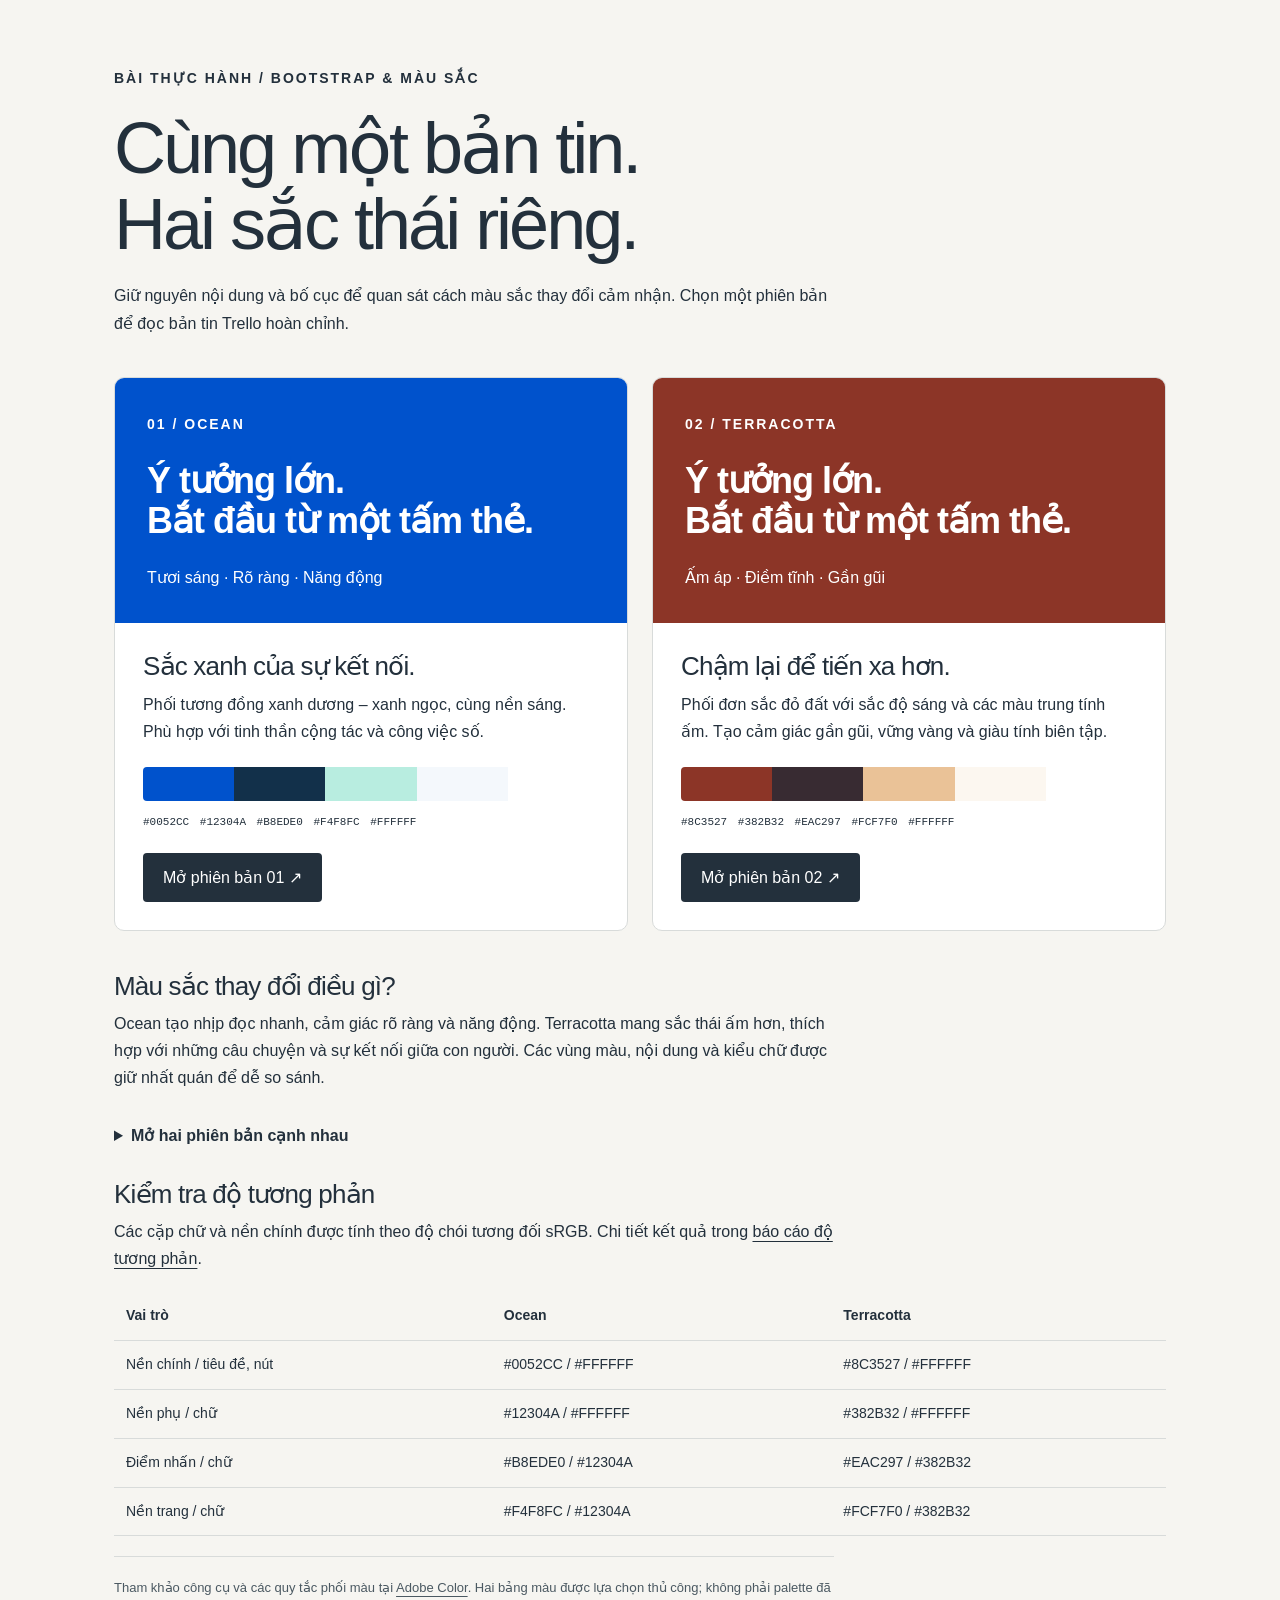
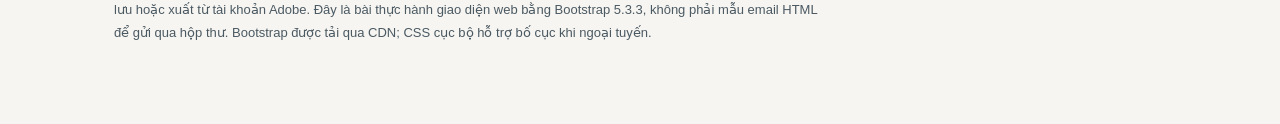
<file: index.html>
<!doctype html>
<html lang="vi"><head><meta charset="utf-8"><meta name="viewport" content="width=device-width,initial-scale=1"><title>Hai sắc thái · Trello Newsletter</title><link href="https://cdn.jsdelivr.net/npm/bootstrap@5.3.3/dist/css/bootstrap.min.css" rel="stylesheet"><style>*{box-sizing:border-box}body{margin:0;background:#f6f5f1;color:#23303c;font:16px/1.7 Arial,sans-serif}main{max-width:1100px;margin:auto;padding:64px 24px}small{font-weight:700;letter-spacing:2px}h1{font-size:clamp(40px,7vw,72px);line-height:1.05;letter-spacing:-3px;margin:20px 0}h2{font-size:26px;letter-spacing:-.8px}p{max-width:720px}.editions{display:grid;grid-template-columns:1fr 1fr;gap:24px;margin:40px 0}.edition{border:1px solid #d8dbda;border-radius:10px;overflow:hidden;background:white}.preview{padding:32px;min-height:240px;color:white}.preview strong{display:block;font-size:36px;line-height:1.1;letter-spacing:-1px;margin:24px 0}.ocean{background:#0052cc}.earth{background:#8c3527}.details{padding:28px}.swatches{display:flex;height:34px;border-radius:4px;overflow:hidden;margin:22px 0 12px}.swatches i{flex:1}.codes{font:11px/1.8 monospace;word-spacing:4px}.link{display:inline-block;padding:11px 20px;background:#23303c;color:white;border-radius:4px;margin-top:20px;text-decoration:none}table{border-collapse:collapse;width:100%;font-size:14px;margin:20px 0}th,td{text-align:left;padding:12px;border-bottom:1px solid #d8dbda}a{color:inherit;text-underline-offset:4px}.note{font-size:13px;color:#4b5962;border-top:1px solid #d8dbda;padding-top:20px}iframe{width:100%;height:760px;border:1px solid #d8dbda;border-radius:5px;background:white}.comparison{display:grid;grid-template-columns:1fr 1fr;gap:24px}summary{cursor:pointer;font-weight:bold;margin:30px 0}a:focus-visible,summary:focus-visible{outline:3px solid #0052cc;outline-offset:4px}@media(max-width:700px){.editions,.comparison{grid-template-columns:1fr}main{padding-top:36px}h1{letter-spacing:-2px}.table-wrap{overflow:auto}}</style></head><body><main><small>BÀI THỰC HÀNH / BOOTSTRAP & MÀU SẮC</small><h1>Cùng một bản tin.<br>Hai sắc thái riêng.</h1><p>Giữ nguyên nội dung và bố cục để quan sát cách màu sắc thay đổi cảm nhận. Chọn một phiên bản để đọc bản tin Trello hoàn chỉnh.</p><section class="editions" aria-label="Hai phiên bản newsletter"><article class="edition"><div class="preview ocean"><small>01 / OCEAN</small><strong>Ý tưởng lớn.<br>Bắt đầu từ một tấm thẻ.</strong>Tươi sáng · Rõ ràng · Năng động</div><div class="details"><h2>Sắc xanh của sự kết nối.</h2><p>Phối tương đồng xanh dương – xanh ngọc, cùng nền sáng. Phù hợp với tinh thần cộng tác và công việc số.</p><div class="swatches" aria-label="Bảng màu Ocean"><i style="background:#0052CC"></i><i style="background:#12304A"></i><i style="background:#B8EDE0"></i><i style="background:#F4F8FC"></i><i style="background:#FFFFFF"></i></div><div class="codes">#0052CC #12304A #B8EDE0 #F4F8FC #FFFFFF</div><a class="link" href="newsletter_version1.html">Mở phiên bản 01 ↗</a></div></article><article class="edition"><div class="preview earth"><small>02 / TERRACOTTA</small><strong>Ý tưởng lớn.<br>Bắt đầu từ một tấm thẻ.</strong>Ấm áp · Điềm tĩnh · Gần gũi</div><div class="details"><h2>Chậm lại để tiến xa hơn.</h2><p>Phối đơn sắc đỏ đất với sắc độ sáng và các màu trung tính ấm. Tạo cảm giác gần gũi, vững vàng và giàu tính biên tập.</p><div class="swatches" aria-label="Bảng màu Terracotta"><i style="background:#8C3527"></i><i style="background:#382B32"></i><i style="background:#EAC297"></i><i style="background:#FCF7F0"></i><i style="background:#FFFFFF"></i></div><div class="codes">#8C3527 #382B32 #EAC297 #FCF7F0 #FFFFFF</div><a class="link" href="newsletter_version2.html">Mở phiên bản 02 ↗</a></div></article></section><h2>Màu sắc thay đổi điều gì?</h2><p>Ocean tạo nhịp đọc nhanh, cảm giác rõ ràng và năng động. Terracotta mang sắc thái ấm hơn, thích hợp với những câu chuyện và sự kết nối giữa con người. Các vùng màu, nội dung và kiểu chữ được giữ nhất quán để dễ so sánh.</p><details><summary>Mở hai phiên bản cạnh nhau</summary><div class="comparison"><iframe loading="lazy" title="Newsletter Ocean" src="newsletter_version1.html"></iframe><iframe loading="lazy" title="Newsletter Terracotta" src="newsletter_version2.html"></iframe></div></details><h2>Kiểm tra độ tương phản</h2><p>Các cặp chữ và nền chính được tính theo độ chói tương đối sRGB. Chi tiết kết quả trong <a href="contrast-report.txt">báo cáo độ tương phản</a>.</p><div class="table-wrap"><table><thead><tr><th>Vai trò</th><th>Ocean</th><th>Terracotta</th></tr></thead><tbody><tr><td>Nền chính / tiêu đề, nút</td><td>#0052CC / #FFFFFF</td><td>#8C3527 / #FFFFFF</td></tr><tr><td>Nền phụ / chữ</td><td>#12304A / #FFFFFF</td><td>#382B32 / #FFFFFF</td></tr><tr><td>Điểm nhấn / chữ</td><td>#B8EDE0 / #12304A</td><td>#EAC297 / #382B32</td></tr><tr><td>Nền trang / chữ</td><td>#F4F8FC / #12304A</td><td>#FCF7F0 / #382B32</td></tr></tbody></table></div><p class="note">Tham khảo công cụ và các quy tắc phối màu tại <a href="https://color.adobe.com/create/color-wheel" target="_blank" rel="noopener">Adobe Color</a>. Hai bảng màu được lựa chọn thủ công; không phải palette đã lưu hoặc xuất từ tài khoản Adobe. Đây là bài thực hành giao diện web bằng Bootstrap 5.3.3, không phải mẫu email HTML để gửi qua hộp thư. Bootstrap được tải qua CDN; CSS cục bộ hỗ trợ bố cục khi ngoại tuyến.</p></main></body></html>
</file>
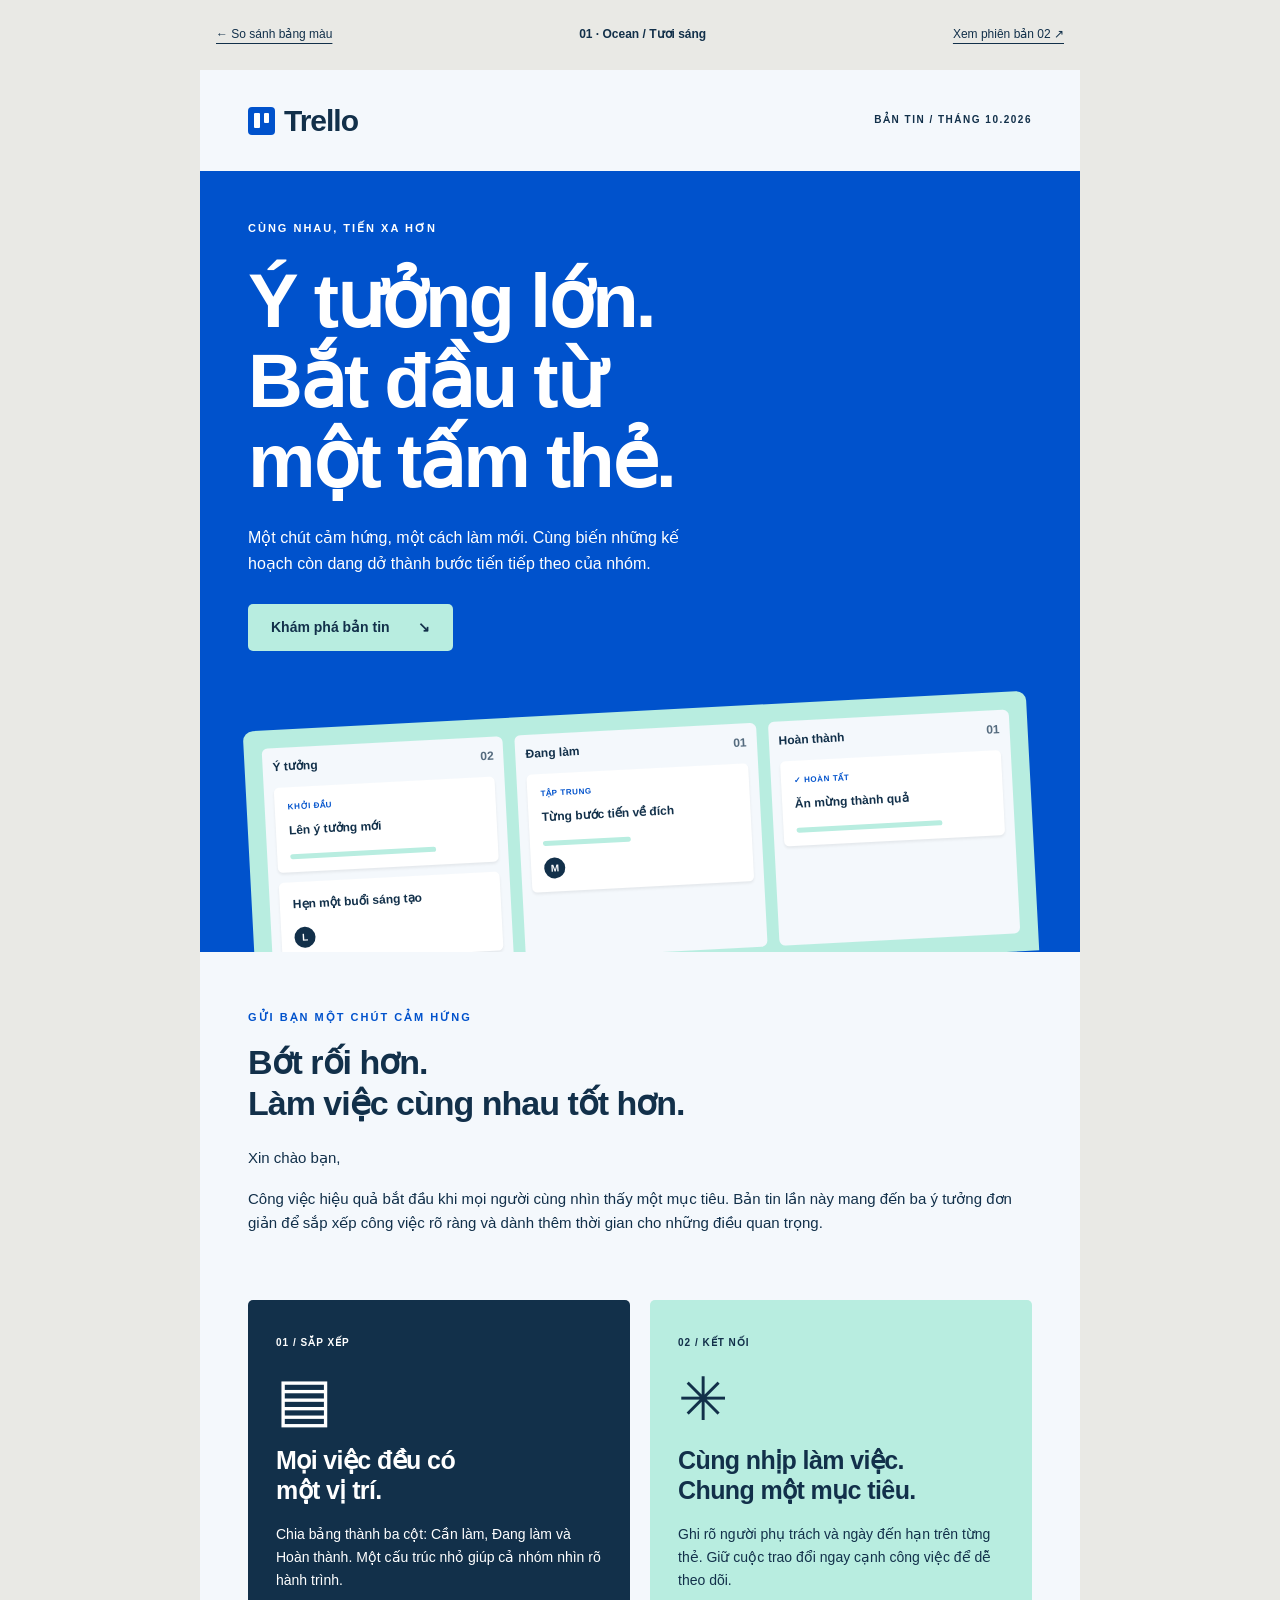
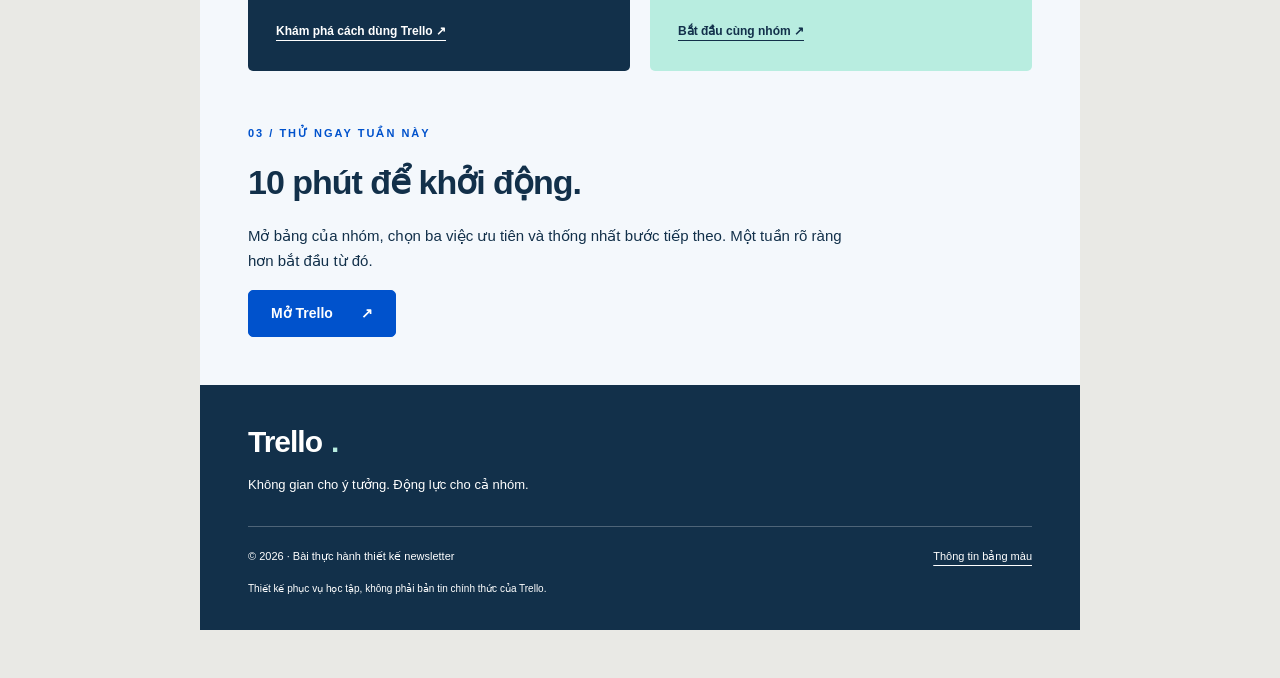
<file: newsletter_version1.html>
<!doctype html>
<html lang="vi">
<head>
  <meta charset="utf-8">
  <meta name="viewport" content="width=device-width, initial-scale=1">
  <meta name="description" content="Bản tin Trello — ý tưởng nhỏ cho những bước tiến lớn của nhóm.">
  <title>Trello Newsletter · 01 · Ocean / Tươi sáng</title>
  <link href="https://cdn.jsdelivr.net/npm/bootstrap@5.3.3/dist/css/bootstrap.min.css" rel="stylesheet">
  <link href="styles.css" rel="stylesheet">
  <link href="style1.css" rel="stylesheet">
</head>
<body>
  <nav class="edition-nav" aria-label="Chọn phiên bản"><a href="index.html">← So sánh bảng màu</a><span>01 · Ocean / Tươi sáng</span><a href="newsletter_version2.html">Xem phiên bản 02 ↗</a></nav>
  <main class="newsletter container p-0">
    <header class="masthead d-flex justify-content-between align-items-center"><a class="brand" href="https://trello.com/" aria-label="Trello"><span class="brand-icon" aria-hidden="true"><i></i><i></i></span>Trello</a><span>BẢN TIN / THÁNG 10.2026</span></header>
    <section class="hero primary-bg">
      <div class="eyebrow">CÙNG NHAU, TIẾN XA HƠN</div>
      <h1>Ý tưởng lớn.<br>Bắt đầu từ<br>một tấm thẻ.</h1>
      <p>Một chút cảm hứng, một cách làm mới. Cùng biến những kế hoạch còn dang dở thành bước tiến tiếp theo của nhóm.</p>
      <a class="btn btn-accent" href="#noi-dung">Khám phá bản tin <span aria-hidden="true">↘</span></a>
      <div class="board" role="img" aria-label="Minh họa bảng công việc với ba cột: Ý tưởng, Đang làm và Hoàn thành"><div><b>Ý tưởng <span>02</span></b><article><small>KHỞI ĐẦU</small>Lên ý tưởng mới<div class="mini-line"></div></article><article>Hẹn một buổi sáng tạo<span class="avatar">L</span></article></div><div><b>Đang làm <span>01</span></b><article><small>TẬP TRUNG</small>Từng bước tiến về đích<div class="mini-line short"></div><span class="avatar">M</span></article></div><div><b>Hoàn thành <span>01</span></b><article><small>✓ HOÀN TẤT</small>Ăn mừng thành quả<div class="mini-line"></div></article></div></div>
    </section>
    <section class="intro" id="noi-dung"><div class="eyebrow text-primary-color">GỬI BẠN MỘT CHÚT CẢM HỨNG</div><h2>Bớt rối hơn.<br>Làm việc cùng nhau tốt hơn.</h2><p>Xin chào bạn,</p><p>Công việc hiệu quả bắt đầu khi mọi người cùng nhìn thấy một mục tiêu. Bản tin lần này mang đến ba ý tưởng đơn giản để sắp xếp công việc rõ ràng và dành thêm thời gian cho những điều quan trọng.</p></section>
    <section class="features row g-4" aria-label="Ý tưởng nổi bật"><div class="col-md-6"><article class="feature secondary-bg h-100"><span class="feature-number">01 / SẮP XẾP</span><div class="feature-art" aria-hidden="true">▤</div><h3>Mọi việc đều có<br>một vị trí.</h3><p>Chia bảng thành ba cột: Cần làm, Đang làm và Hoàn thành. Một cấu trúc nhỏ giúp cả nhóm nhìn rõ hành trình.</p><a href="https://trello.com/guide/trello-101">Khám phá cách dùng Trello <span aria-hidden="true">↗</span></a></article></div><div class="col-md-6"><article class="feature accent-bg h-100"><span class="feature-number">02 / KẾT NỐI</span><div class="feature-art" aria-hidden="true">✳</div><h3>Cùng nhịp làm việc.<br>Chung một mục tiêu.</h3><p>Ghi rõ người phụ trách và ngày đến hạn trên từng thẻ. Giữ cuộc trao đổi ngay cạnh công việc để dễ theo dõi.</p><a href="https://trello.com/guide/onboard-team">Bắt đầu cùng nhóm <span aria-hidden="true">↗</span></a></article></div></section>
    <section class="tip"><span class="eyebrow text-primary-color">03 / THỬ NGAY TUẦN NÀY</span><h2>10 phút để khởi động.</h2><p>Mở bảng của nhóm, chọn ba việc ưu tiên và thống nhất bước tiếp theo. Một tuần rõ ràng hơn bắt đầu từ đó.</p><a class="btn btn-primary-custom" href="https://trello.com/">Mở Trello <span aria-hidden="true">↗</span></a></section>
    <footer class="secondary-bg"><a class="brand" href="https://trello.com/">Trello<span class="brand-dot">.</span></a><p>Không gian cho ý tưởng. Động lực cho cả nhóm.</p><div class="footer-bottom"><span>© 2026 · Bài thực hành thiết kế newsletter</span><a href="index.html">Thông tin bảng màu</a></div><small>Thiết kế phục vụ học tập, không phải bản tin chính thức của Trello.</small></footer>
  </main>
</body>
</html>
</file>
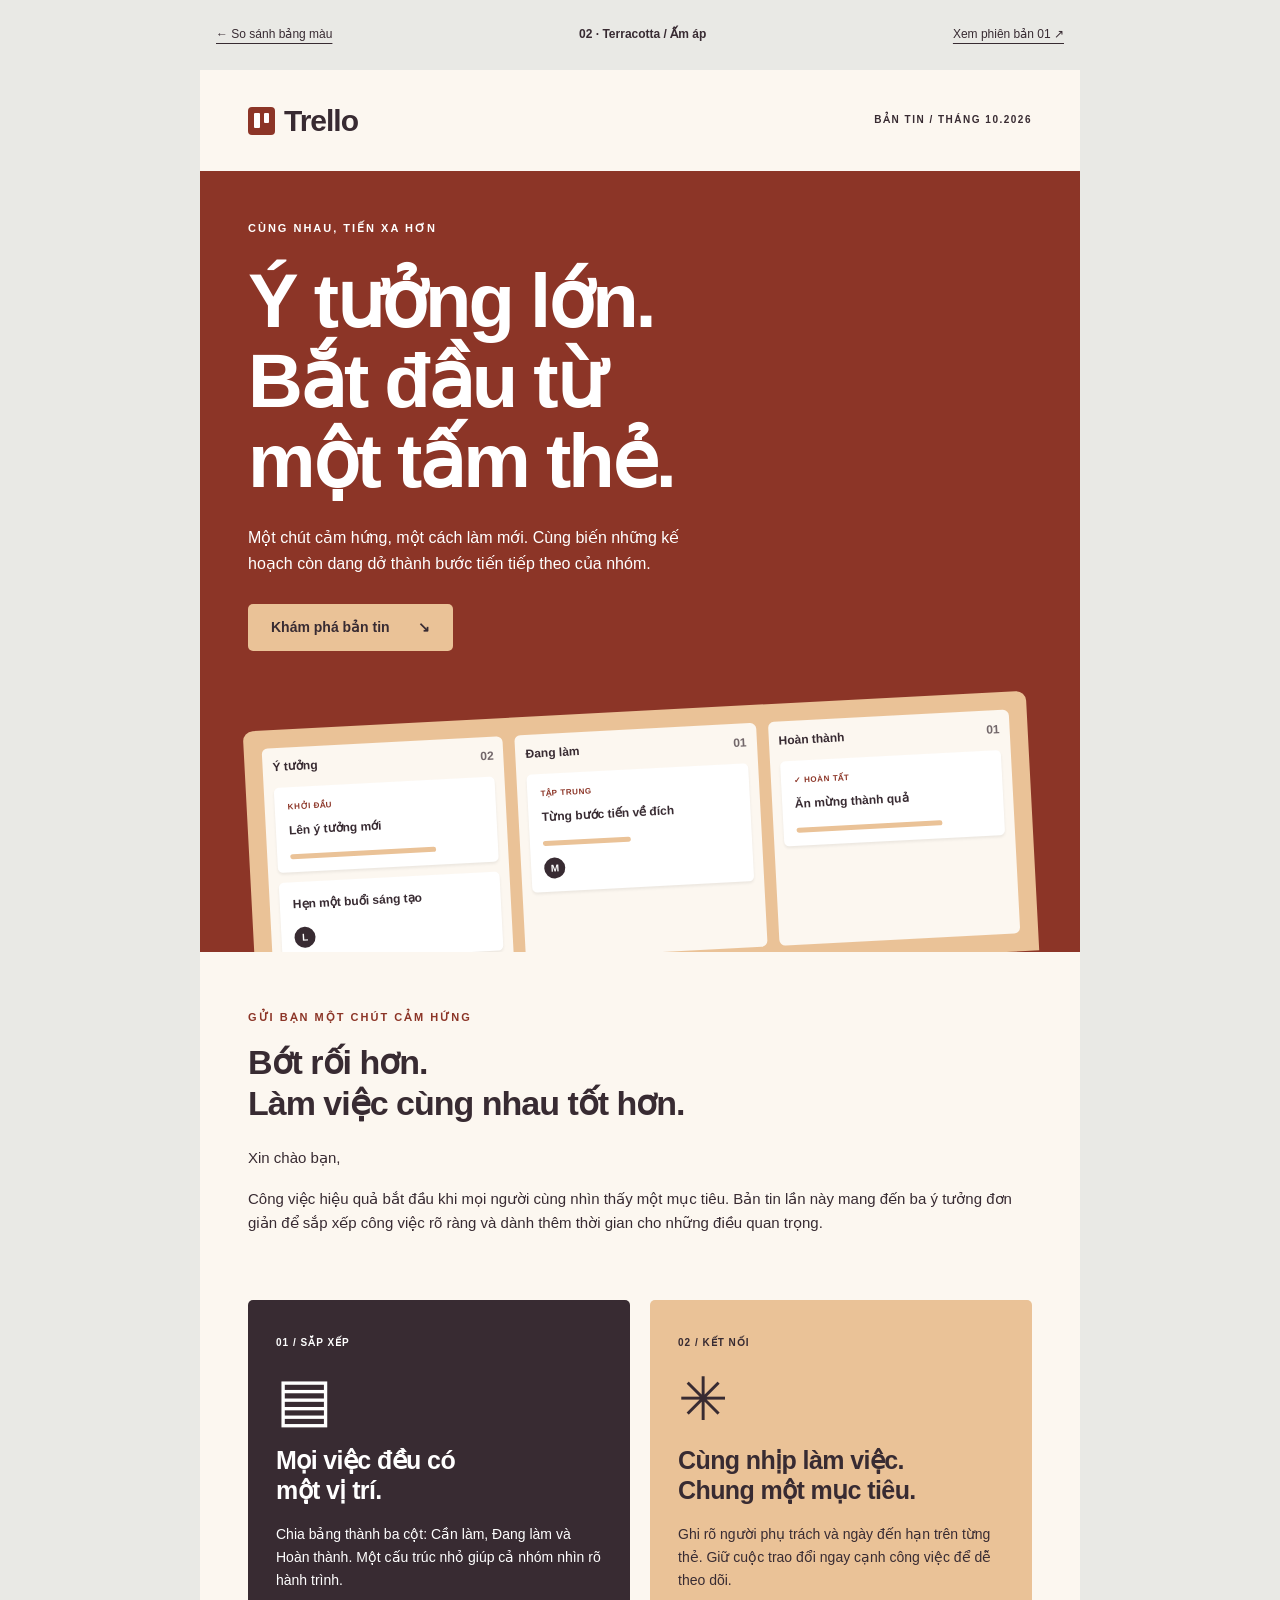
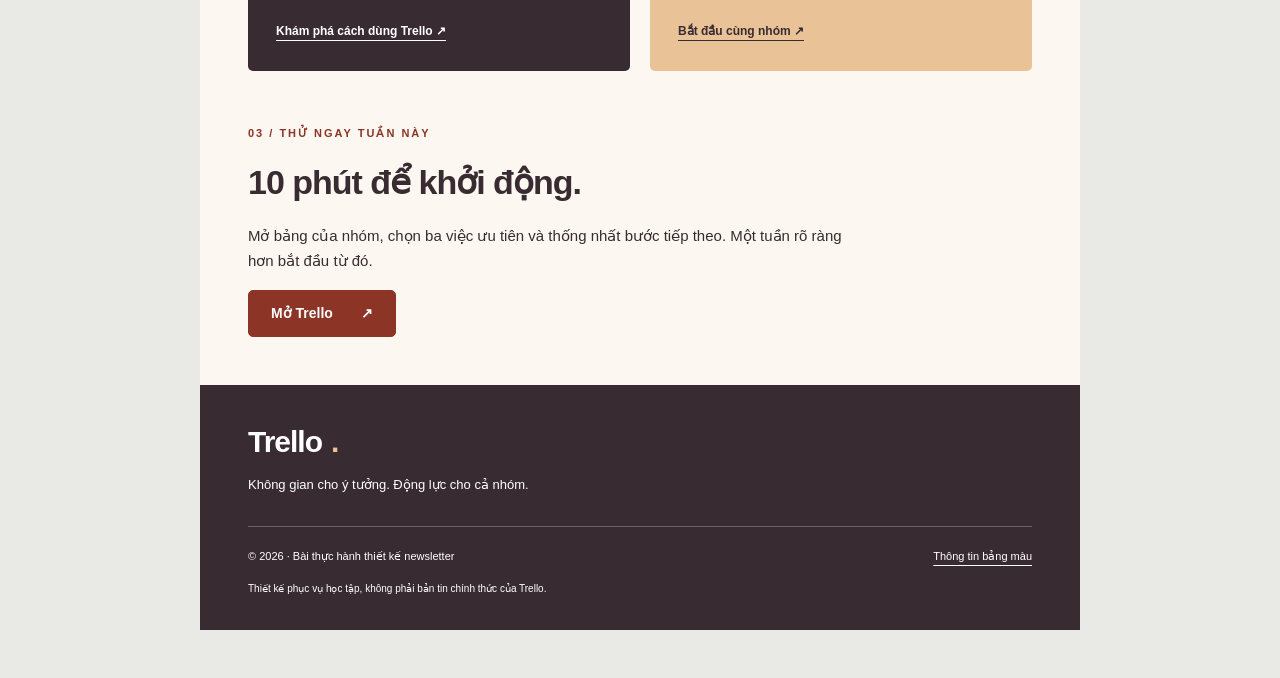
<file: newsletter_version2.html>
<!doctype html>
<html lang="vi">
<head>
  <meta charset="utf-8">
  <meta name="viewport" content="width=device-width, initial-scale=1">
  <meta name="description" content="Bản tin Trello — ý tưởng nhỏ cho những bước tiến lớn của nhóm.">
  <title>Trello Newsletter · 02 · Terracotta / Ấm áp</title>
  <link href="https://cdn.jsdelivr.net/npm/bootstrap@5.3.3/dist/css/bootstrap.min.css" rel="stylesheet">
  <link href="styles.css" rel="stylesheet">
  <link href="style2.css" rel="stylesheet">
</head>
<body>
  <nav class="edition-nav" aria-label="Chọn phiên bản"><a href="index.html">← So sánh bảng màu</a><span>02 · Terracotta / Ấm áp</span><a href="newsletter_version1.html">Xem phiên bản 01 ↗</a></nav>
  <main class="newsletter container p-0">
    <header class="masthead d-flex justify-content-between align-items-center"><a class="brand" href="https://trello.com/" aria-label="Trello"><span class="brand-icon" aria-hidden="true"><i></i><i></i></span>Trello</a><span>BẢN TIN / THÁNG 10.2026</span></header>
    <section class="hero primary-bg">
      <div class="eyebrow">CÙNG NHAU, TIẾN XA HƠN</div>
      <h1>Ý tưởng lớn.<br>Bắt đầu từ<br>một tấm thẻ.</h1>
      <p>Một chút cảm hứng, một cách làm mới. Cùng biến những kế hoạch còn dang dở thành bước tiến tiếp theo của nhóm.</p>
      <a class="btn btn-accent" href="#noi-dung">Khám phá bản tin <span aria-hidden="true">↘</span></a>
      <div class="board" role="img" aria-label="Minh họa bảng công việc với ba cột: Ý tưởng, Đang làm và Hoàn thành"><div><b>Ý tưởng <span>02</span></b><article><small>KHỞI ĐẦU</small>Lên ý tưởng mới<div class="mini-line"></div></article><article>Hẹn một buổi sáng tạo<span class="avatar">L</span></article></div><div><b>Đang làm <span>01</span></b><article><small>TẬP TRUNG</small>Từng bước tiến về đích<div class="mini-line short"></div><span class="avatar">M</span></article></div><div><b>Hoàn thành <span>01</span></b><article><small>✓ HOÀN TẤT</small>Ăn mừng thành quả<div class="mini-line"></div></article></div></div>
    </section>
    <section class="intro" id="noi-dung"><div class="eyebrow text-primary-color">GỬI BẠN MỘT CHÚT CẢM HỨNG</div><h2>Bớt rối hơn.<br>Làm việc cùng nhau tốt hơn.</h2><p>Xin chào bạn,</p><p>Công việc hiệu quả bắt đầu khi mọi người cùng nhìn thấy một mục tiêu. Bản tin lần này mang đến ba ý tưởng đơn giản để sắp xếp công việc rõ ràng và dành thêm thời gian cho những điều quan trọng.</p></section>
    <section class="features row g-4" aria-label="Ý tưởng nổi bật"><div class="col-md-6"><article class="feature secondary-bg h-100"><span class="feature-number">01 / SẮP XẾP</span><div class="feature-art" aria-hidden="true">▤</div><h3>Mọi việc đều có<br>một vị trí.</h3><p>Chia bảng thành ba cột: Cần làm, Đang làm và Hoàn thành. Một cấu trúc nhỏ giúp cả nhóm nhìn rõ hành trình.</p><a href="https://trello.com/guide/trello-101">Khám phá cách dùng Trello <span aria-hidden="true">↗</span></a></article></div><div class="col-md-6"><article class="feature accent-bg h-100"><span class="feature-number">02 / KẾT NỐI</span><div class="feature-art" aria-hidden="true">✳</div><h3>Cùng nhịp làm việc.<br>Chung một mục tiêu.</h3><p>Ghi rõ người phụ trách và ngày đến hạn trên từng thẻ. Giữ cuộc trao đổi ngay cạnh công việc để dễ theo dõi.</p><a href="https://trello.com/guide/onboard-team">Bắt đầu cùng nhóm <span aria-hidden="true">↗</span></a></article></div></section>
    <section class="tip"><span class="eyebrow text-primary-color">03 / THỬ NGAY TUẦN NÀY</span><h2>10 phút để khởi động.</h2><p>Mở bảng của nhóm, chọn ba việc ưu tiên và thống nhất bước tiếp theo. Một tuần rõ ràng hơn bắt đầu từ đó.</p><a class="btn btn-primary-custom" href="https://trello.com/">Mở Trello <span aria-hidden="true">↗</span></a></section>
    <footer class="secondary-bg"><a class="brand" href="https://trello.com/">Trello<span class="brand-dot">.</span></a><p>Không gian cho ý tưởng. Động lực cho cả nhóm.</p><div class="footer-bottom"><span>© 2026 · Bài thực hành thiết kế newsletter</span><a href="index.html">Thông tin bảng màu</a></div><small>Thiết kế phục vụ học tập, không phải bản tin chính thức của Trello.</small></footer>
  </main>
</body>
</html>
</file>
<file: styles.css>
*{box-sizing:border-box}html{scroll-behavior:smooth}body{margin:0;background:#e9e9e5;color:var(--text-color,#12304a);font-family:Arial,Helvetica,sans-serif;line-height:1.65}a{color:inherit;text-underline-offset:5px}a:focus-visible{outline:3px solid currentColor;outline-offset:5px}.edition-nav{max-width:880px;margin:25px auto;display:flex;justify-content:space-between;gap:16px;font-size:12px;padding:0 16px}.edition-nav span{font-weight:700}.newsletter{max-width:880px;background:var(--light-bg-color);margin:0 auto 48px;overflow:hidden}.masthead{padding:26px 48px;display:flex;justify-content:space-between;align-items:center}.brand{display:inline-flex;gap:9px;align-items:center;font-size:30px;font-weight:800;text-decoration:none;letter-spacing:-1px}.brand-icon{display:flex;gap:4px;background:var(--primary-color);padding:6px;border-radius:4px;width:27px;height:28px}.brand-icon i{background:white;width:6px;height:15px;border-radius:1px}.brand-icon i:last-child{height:10px}.masthead>span{font-size:10px;font-weight:bold;letter-spacing:1.5px}.primary-bg{background:var(--primary-color);color:var(--on-primary)}.secondary-bg{background:var(--secondary-color);color:var(--on-secondary)}.accent-bg{background:var(--accent-color);color:var(--on-accent)}.text-primary-color{color:var(--primary-color)}.hero{padding:48px 48px 0;overflow:hidden}.eyebrow{font-size:11px;font-weight:700;letter-spacing:2px}.hero h1{font-size:clamp(44px,8vw,76px);line-height:1.05;font-weight:800;letter-spacing:-3px;margin:24px 0}.hero>p{max-width:470px;font-size:16px;margin-bottom:26px}.btn{display:inline-block;padding:12px 22px;border-radius:5px;font-size:14px;font-weight:700;text-decoration:none;transition:transform .15s}.btn:hover{transform:translateY(-2px)}.btn span{padding-left:24px}.btn-accent{background:var(--accent-color);color:var(--on-accent)}.btn-accent:hover{background:var(--accent-color);color:var(--on-accent)}.btn-primary-custom{background:var(--primary-color);color:var(--on-primary);border:1px solid var(--primary-color)}.btn-primary-custom:hover{background:var(--darker-primary-color);color:var(--on-primary)}.board{display:flex;gap:12px;background:var(--accent-color);color:var(--text-color);padding:18px;margin-top:42px;transform:rotate(-3deg) translateY(18px);border-radius:10px 10px 0 0;min-height:230px}.board>div{flex:1;background:var(--light-bg-color);padding:10px;border-radius:6px}.board b{font-size:12px;display:flex;justify-content:space-between;gap:5px}.board b span{opacity:.7}.board article{background:white;color:var(--text-color);font-size:12px;font-weight:bold;border-radius:5px;padding:13px;margin-top:10px;box-shadow:0 2px 3px #0001}.board small{display:block;font-size:8px;color:var(--primary-color);letter-spacing:.6px;margin-bottom:8px}.mini-line{height:5px;background:var(--accent-color);border-radius:3px;margin-top:13px;width:75%}.short{width:45%}.avatar{display:block;margin-top:12px;background:var(--secondary-color);color:var(--on-secondary);width:21px;height:21px;text-align:center;border-radius:50%;font-size:10px;line-height:21px}.intro{padding:56px 48px 24px}h2{font-weight:750;letter-spacing:-1px;font-size:34px;line-height:1.2;margin:16px 0 22px}.intro p{font-size:15px}.features{padding:0 48px;margin:0;display:flex;gap:20px}.features>div{flex:1;padding:0;min-width:0}.feature{padding:28px;height:100%;border-radius:5px}.feature-number{font-size:10px;font-weight:bold;letter-spacing:1px}.feature-art{font-size:60px;line-height:1.5}.feature h3{font-size:25px;line-height:1.2;letter-spacing:-.6px;font-weight:700}.feature p{font-size:14px;margin:18px 0 25px}.feature a{font-weight:bold;font-size:12px}.tip{padding:48px;margin:0}.tip p{font-size:15px;max-width:620px}footer{padding:32px 48px}footer p{font-size:13px;margin:8px 0 30px}.footer-bottom{display:flex;justify-content:space-between;border-top:1px solid #ffffff40;padding-top:20px;font-size:11px}footer small{display:block;margin-top:16px;font-size:10px}.brand-dot{color:var(--accent-color)}@media(max-width:600px){.edition-nav{flex-wrap:wrap}.edition-nav span{display:none}.masthead{padding:22px}.masthead>span{font-size:8px;letter-spacing:.5px}.hero{padding:32px 22px 0}.hero h1{letter-spacing:-2px}.board{gap:6px;padding:9px;min-height:200px}.board>div{padding:6px}.board b{font-size:9px}.board article{font-size:10px;padding:8px}.board small{font-size:7px}.intro,.tip{padding:32px 22px}.features{padding:0 22px;flex-direction:column}.features>div{width:100%}footer{padding:28px 22px}.footer-bottom{flex-direction:column;gap:12px}h2{font-size:29px}}@media(prefers-reduced-motion:reduce){html{scroll-behavior:auto}.btn{transition:none}}
</file>
<file: style1.css>
:root{--primary-color:#0052CC;--secondary-color:#12304A;--accent-color:#B8EDE0;--text-color:#12304A;--light-bg-color:#F4F8FC;--on-primary:#FFFFFF;--on-secondary:#FFFFFF;--on-accent:#12304A;--darker-primary-color:#003D99}
</file>
<file: style2.css>
:root{--primary-color:#8C3527;--secondary-color:#382B32;--accent-color:#EAC297;--text-color:#382B32;--light-bg-color:#FCF7F0;--on-primary:#FFFFFF;--on-secondary:#FFFFFF;--on-accent:#382B32;--darker-primary-color:#6D281D}
</file>
